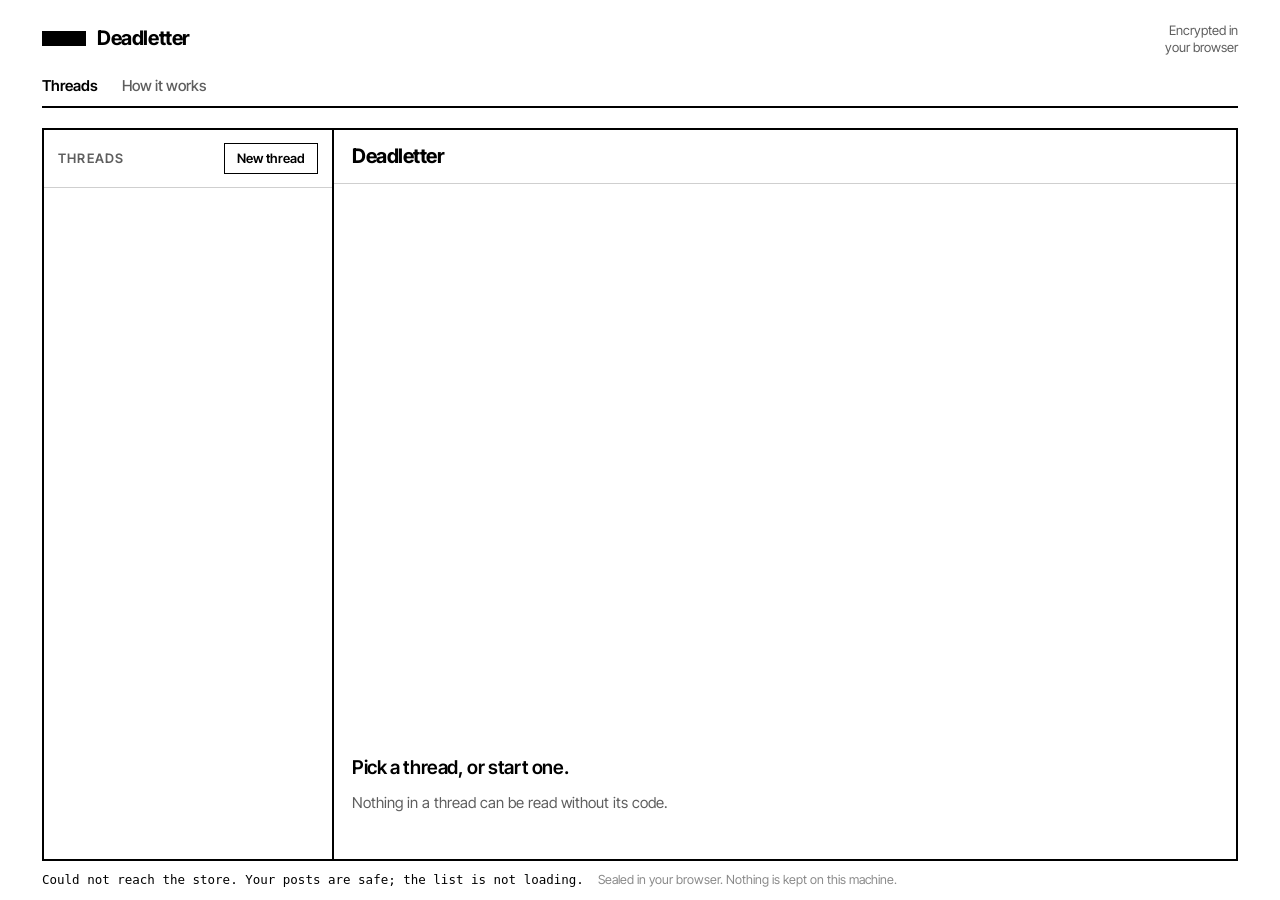
<file: index.html>
<!DOCTYPE html><html lang="en"><head><meta charset="utf-8"><meta name="viewport" content="width=device-width, initial-scale=1"><title>Deadletter — encrypted public threads</title><meta name="description" content="Public threads whose contents are encrypted in your browser. Anyone can see that a thread exists; only someone with its code can read a word of it. The server holds ciphertext it cannot open."><link rel="icon" href="favicon.svg" type="image/svg+xml"><link rel="preconnect" href="https://fonts.googleapis.com"><link rel="preconnect" href="https://fonts.gstatic.com" crossorigin><link href="https://fonts.googleapis.com/css2?family=Inter+Tight:wght@400;500;600;700&family=Newsreader:opsz,wght@6..72,400;6..72,500&display=swap" rel="stylesheet"><link rel="stylesheet" href="style.css"><link rel="stylesheet" href="app.css"></head><body data-pane="rail" class="appshell"><div class="wrap wide">

<header class="masthead"><a class="brand" href="index.html"><span class="bar" aria-hidden="true"></span><b>Deadletter</b><span>Encrypted in<br>your browser</span></a><nav><a href="index.html" aria-current="page">Threads</a><a href="how-it-works.html">How it works</a></nav></header>

<div class="board">
  <div class="rail">
    <div class="railhead">
      <h2>Threads</h2>
      <button class="btn small" id="newThreadBtn" type="button">New thread</button>
    </div>
    <ul class="raillist" id="railList"></ul>
    <p class="railempty" id="railEmpty" hidden>No threads yet. Start one.</p>
  </div>

  <div class="view">
    <div class="viewhead">
      <button class="btn small backbtn" id="backBtn" type="button">Threads</button>
      <h2 id="viewTitle">Deadletter</h2>
      <button class="btn small" id="filesBtn" type="button" hidden>Attachments</button>
      <span class="state" id="viewState" hidden>Locked</span>
    </div>

    <div class="findbar" id="findBar" hidden>
      <label class="vh" for="findInput">Search this thread</label>
      <input id="findInput" type="search" autocomplete="off" spellcheck="false"
             placeholder="Search this thread — or type:image, has:file">
      <span class="findcount" id="findCount"></span>
      <button class="btn small" id="findClear" type="button" hidden>Clear</button>
    </div>

    <div class="postswrap">
      <div class="posts" id="posts"></div>
      <button class="jump" id="jumpBtn" type="button" hidden>
        <span id="jumpLabel">Jump to latest</span>
      </button>
    </div>

    <div class="viewempty" id="viewEmpty">
      <strong>Pick a thread, or start one.</strong>
      Nothing in a thread can be read without its code.
    </div>

    <div class="lockbar" id="lockBar" hidden>
      <label class="vh" for="codeInput">Thread code</label>
      <input id="codeInput" type="password" placeholder="Thread code" autocomplete="off" spellcheck="false">
      <button class="btn" id="showCodeBtn" type="button">Show</button>
      <button class="btn solid" id="unlockBtn" type="button">Unlock</button>
    </div>

    <form class="compose" id="compose" hidden>
      <label class="vh" for="postText">Your post</label>
      <textarea id="postText" rows="2" placeholder="Write something. Attach images or video."></textarea>
      <div class="attached" id="attached"></div>
      <div class="composebar">
        <input type="file" id="fileInput" accept="image/*,video/*" multiple hidden>
        <button class="btn small" id="attachBtn" type="button">Attach</button>
        <label class="toggle"><input type="checkbox" id="autoMedia" checked> Auto-load media</label>
        <span class="grow"></span>
        <button class="btn solid" id="postBtn" type="submit">Post</button>
      </div>
    </form>
  </div>
</div>

<p class="appfoot"><span id="status" role="status"></span><span class="note" id="modeNote">Sealed in your browser. Nothing is kept on this machine.</span></p>

<dialog id="files">
  <div class="viewerbar">
    <span id="filesTitle">Attachments</span>
    <button class="btn small" id="filesClose" type="button">Close</button>
  </div>
  <div class="filesbar" id="filesBar" hidden>
    <div class="chips" id="filesFilters"></div>
    <span class="findcount" id="filesCount"></span>
  </div>
  <div id="filesBody" class="filesbody"></div>
</dialog>

<dialog id="viewer">
  <div class="viewerbar">
    <span id="viewerName"></span>
    <button class="btn small" id="viewerClose" type="button">Close</button>
  </div>
  <div id="viewerBody" class="viewerbody"></div>
</dialog>

<dialog id="newDialog">
  <form method="dialog" class="dlg" id="newForm">
    <h2>Start a thread</h2>
    <p>The title is public — it has to be, so the thread can be found. Everything posted inside it is not. A 256-bit code has been generated for you; replace it only if you have a reason to.</p>

    <div class="field">
      <label for="newTitle">Title</label>
      <input id="newTitle" maxlength="120" required placeholder="What is this thread about?">
    </div>

    <div class="field">
      <label for="newCode">Code</label>
      <div class="row">
        <input id="newCode" class="code" required placeholder="Give it a code, or generate one" autocomplete="off" spellcheck="false">
        <button class="btn small" id="genCodeBtn" type="button">Generate</button>
      </div>
      <p class="strength" id="strength"></p>
    </div>

    <div class="keepsafe">
      <b>There is no way to recover this.</b> The code is never sent anywhere and is not stored — not by the site, not by the server, not by anyone. Lose it and the thread stays sealed for good.
    </div>

    <div class="actions">
      <button class="btn" value="cancel" type="submit">Cancel</button>
      <button class="btn solid" id="createBtn" value="create" type="submit">Create thread</button>
    </div>
  </form>
</dialog>


</div>

<script src="config.js"></script>
<script src="crypto.js"></script>
<script src="store.js"></script>
<script src="app.js"></script>
</body></html>
</file>
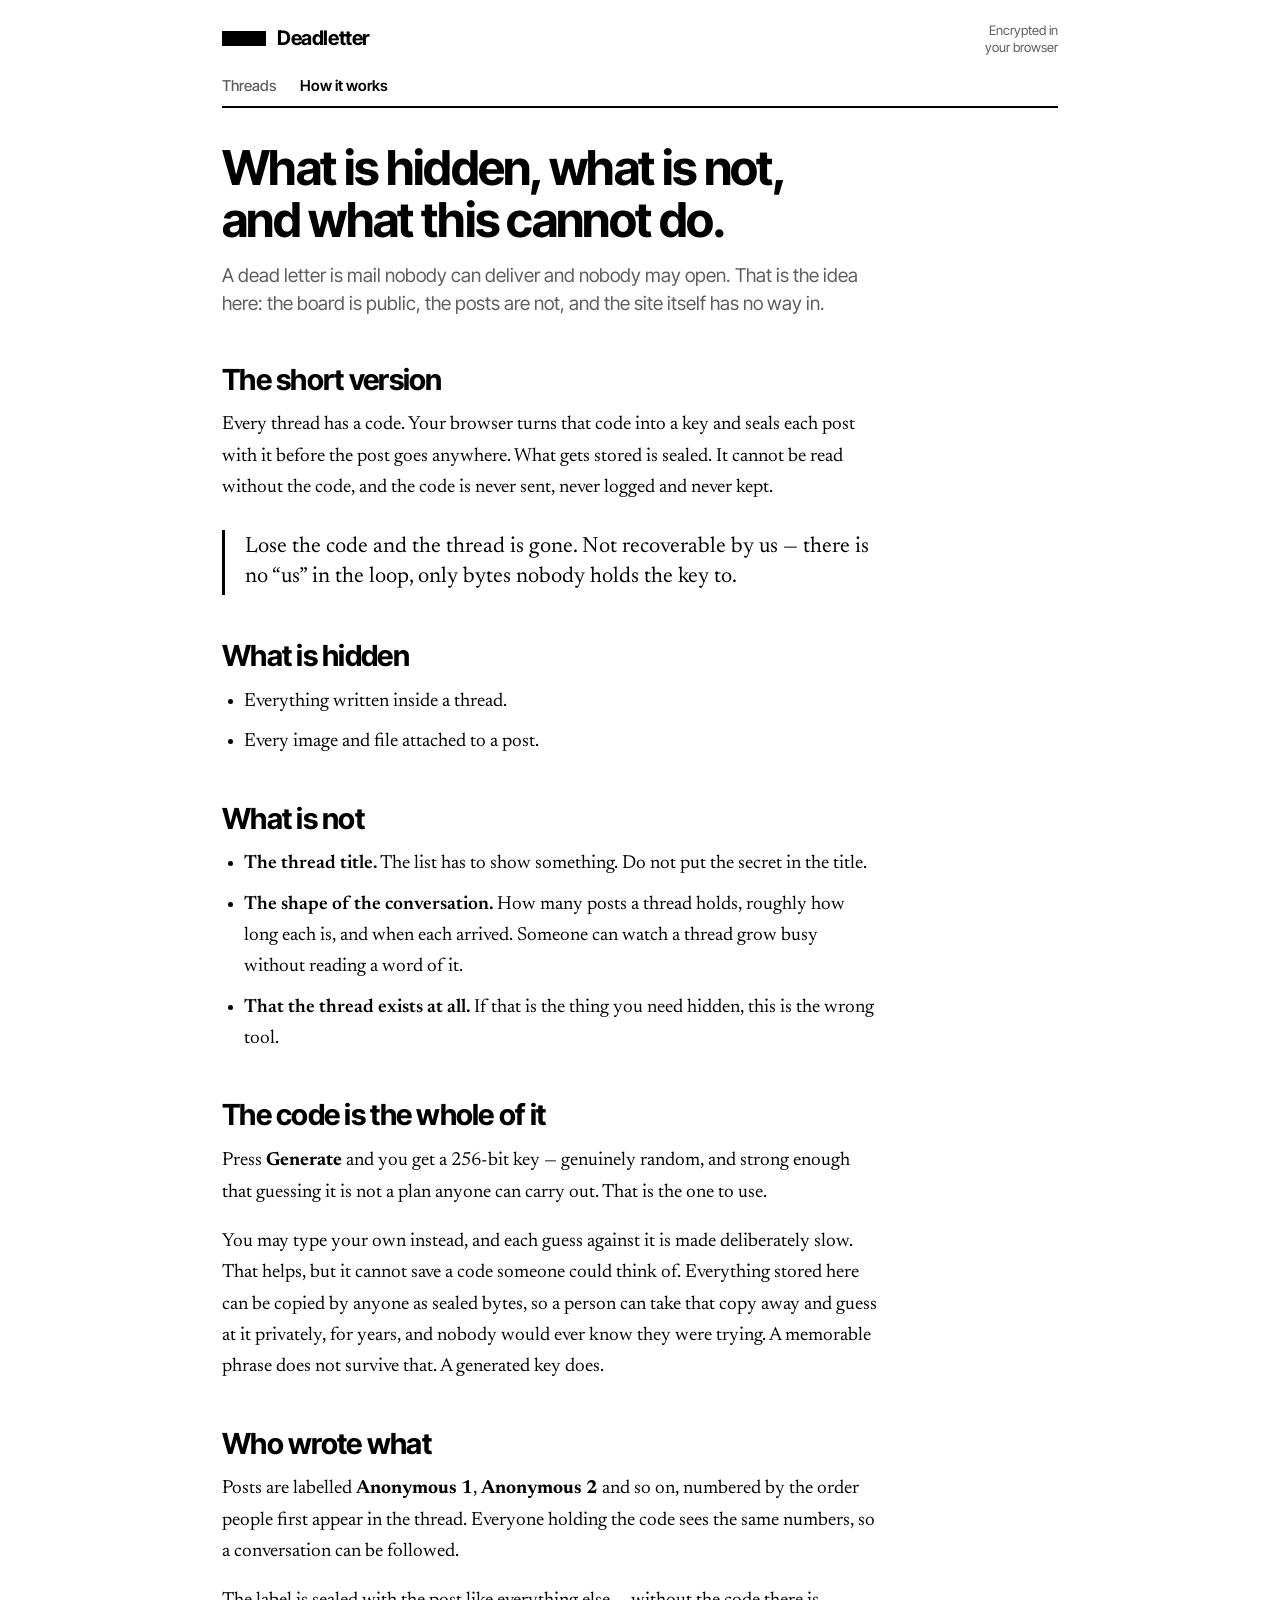
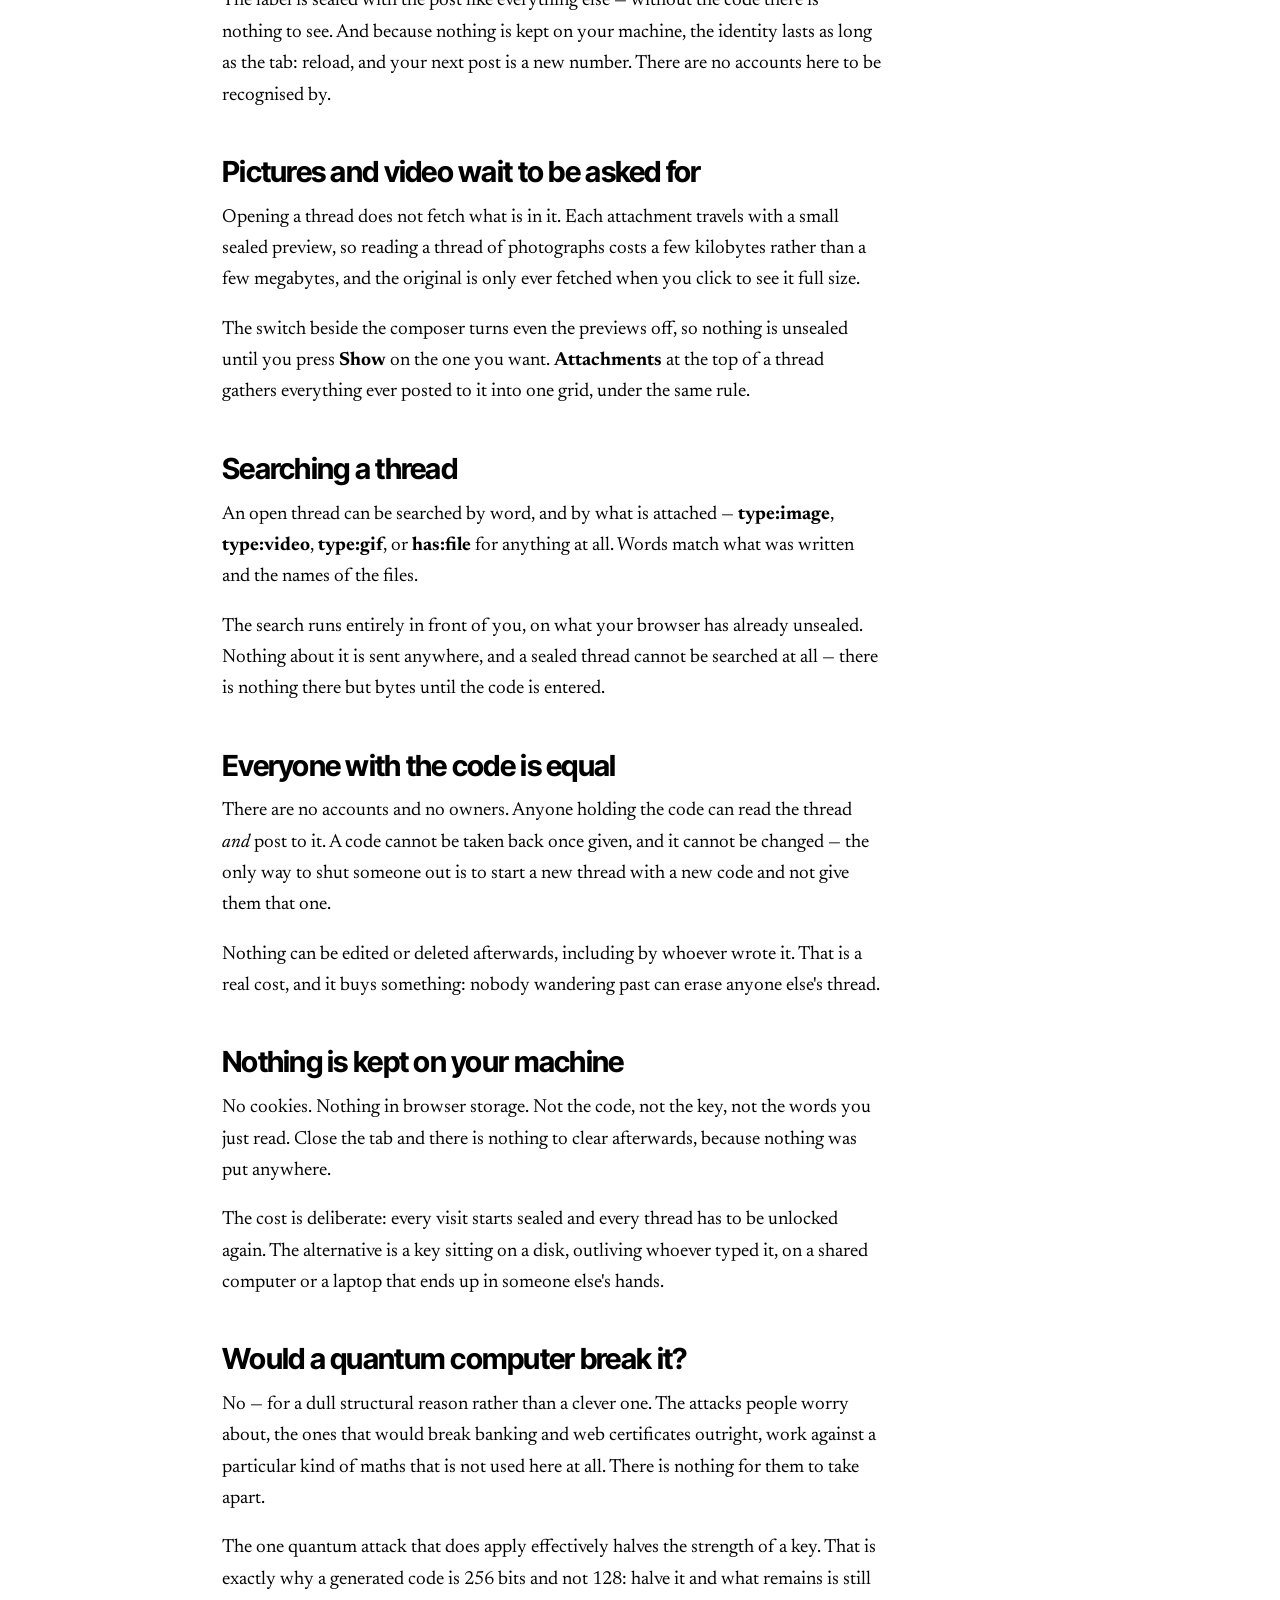
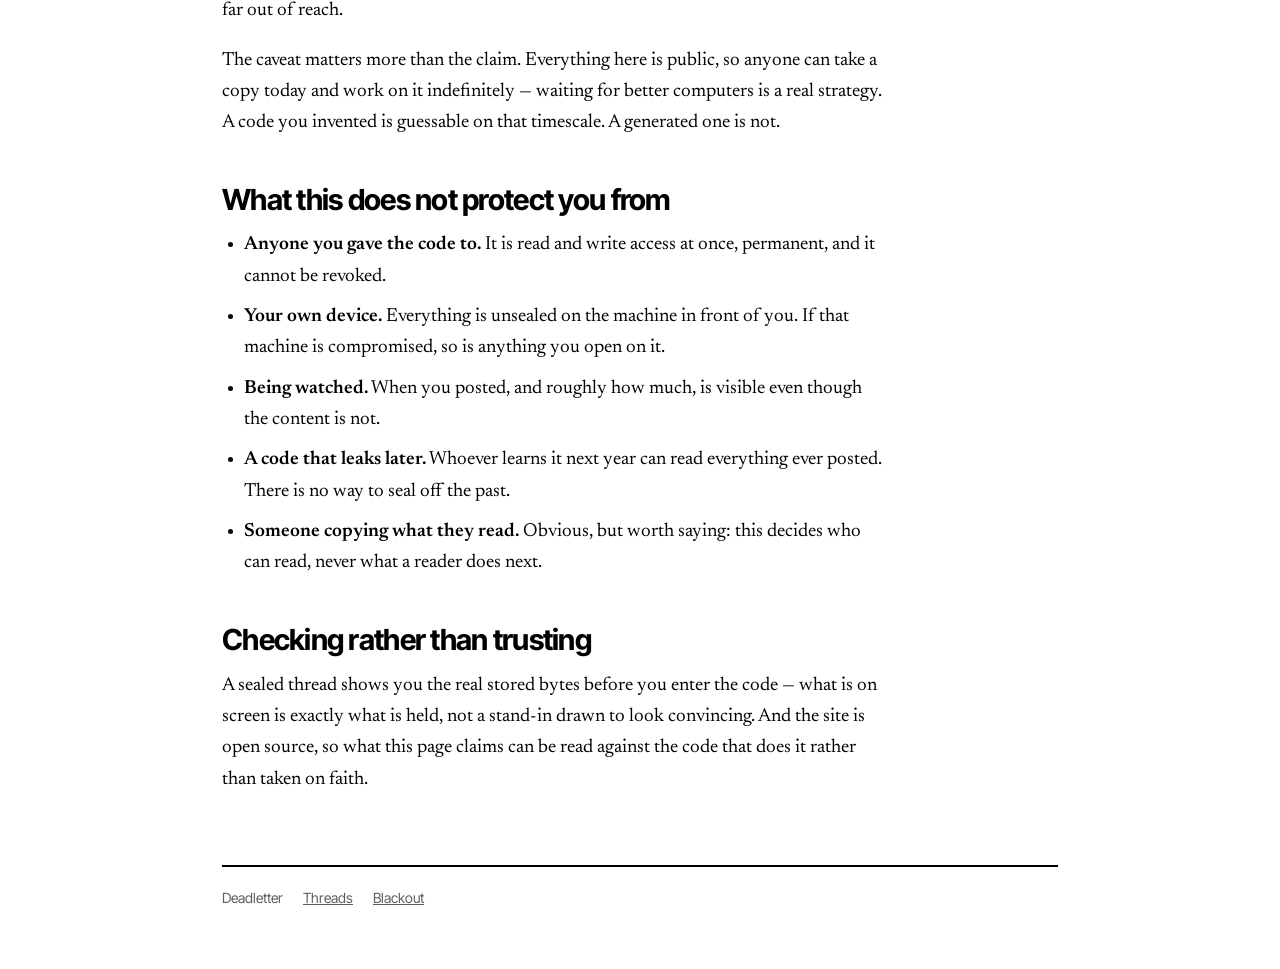
<file: how-it-works.html>
<!DOCTYPE html><html lang="en"><head><meta charset="utf-8"><meta name="viewport" content="width=device-width, initial-scale=1"><title>How it works — Deadletter</title><meta name="description" content="What Deadletter hides, what it leaves in the open, and what it cannot protect you from."><link rel="icon" href="favicon.svg" type="image/svg+xml"><link rel="preconnect" href="https://fonts.googleapis.com"><link rel="preconnect" href="https://fonts.gstatic.com" crossorigin><link href="https://fonts.googleapis.com/css2?family=Inter+Tight:wght@400;500;600;700&family=Newsreader:opsz,wght@6..72,400;6..72,500&display=swap" rel="stylesheet"><link rel="stylesheet" href="style.css"></head><body><div class="wrap">

<header class="masthead"><a class="brand" href="index.html"><span class="bar" aria-hidden="true"></span><b>Deadletter</b><span>Encrypted in<br>your browser</span></a><nav><a href="index.html">Threads</a><a href="how-it-works.html" aria-current="page">How it works</a></nav></header>

<h1>What is hidden, what is not, and what this cannot do.</h1>
<p class="standfirst">A dead letter is mail nobody can deliver and nobody may open. That is the idea here: the board is public, the posts are not, and the site itself has no way in.</p>

<article>

<h2>The short version</h2>
<p>Every thread has a code. Your browser turns that code into a key and seals each post with it before the post goes anywhere. What gets stored is sealed. It cannot be read without the code, and the code is never sent, never logged and never kept.</p>

<p class="pullquote">Lose the code and the thread is gone. Not recoverable by us — there is no “us” in the loop, only bytes nobody holds the key to.</p>

<h2>What is hidden</h2>
<ul>
  <li>Everything written inside a thread.</li>
  <li>Every image and file attached to a post.</li>
</ul>

<h2>What is not</h2>
<ul>
  <li><strong>The thread title.</strong> The list has to show something. Do not put the secret in the title.</li>
  <li><strong>The shape of the conversation.</strong> How many posts a thread holds, roughly how long each is, and when each arrived. Someone can watch a thread grow busy without reading a word of it.</li>
  <li><strong>That the thread exists at all.</strong> If that is the thing you need hidden, this is the wrong tool.</li>
</ul>

<h2>The code is the whole of it</h2>
<p>Press <b>Generate</b> and you get a 256-bit key — genuinely random, and strong enough that guessing it is not a plan anyone can carry out. That is the one to use.</p>
<p>You may type your own instead, and each guess against it is made deliberately slow. That helps, but it cannot save a code someone could think of. Everything stored here can be copied by anyone as sealed bytes, so a person can take that copy away and guess at it privately, for years, and nobody would ever know they were trying. A memorable phrase does not survive that. A generated key does.</p>

<h2>Who wrote what</h2>
<p>Posts are labelled <b>Anonymous 1</b>, <b>Anonymous 2</b> and so on, numbered by the order people first appear in the thread. Everyone holding the code sees the same numbers, so a conversation can be followed.</p>
<p>The label is sealed with the post like everything else — without the code there is nothing to see. And because nothing is kept on your machine, the identity lasts as long as the tab: reload, and your next post is a new number. There are no accounts here to be recognised by.</p>

<h2>Pictures and video wait to be asked for</h2>
<p>Opening a thread does not fetch what is in it. Each attachment travels with a small sealed preview, so reading a thread of photographs costs a few kilobytes rather than a few megabytes, and the original is only ever fetched when you click to see it full size.</p>
<p>The switch beside the composer turns even the previews off, so nothing is unsealed until you press <b>Show</b> on the one you want. <b>Attachments</b> at the top of a thread gathers everything ever posted to it into one grid, under the same rule.</p>

<h2>Searching a thread</h2>
<p>An open thread can be searched by word, and by what is attached — <b>type:image</b>, <b>type:video</b>, <b>type:gif</b>, or <b>has:file</b> for anything at all. Words match what was written and the names of the files.</p>
<p>The search runs entirely in front of you, on what your browser has already unsealed. Nothing about it is sent anywhere, and a sealed thread cannot be searched at all — there is nothing there but bytes until the code is entered.</p>

<h2>Everyone with the code is equal</h2>
<p>There are no accounts and no owners. Anyone holding the code can read the thread <em>and</em> post to it. A code cannot be taken back once given, and it cannot be changed — the only way to shut someone out is to start a new thread with a new code and not give them that one.</p>
<p>Nothing can be edited or deleted afterwards, including by whoever wrote it. That is a real cost, and it buys something: nobody wandering past can erase anyone else's thread.</p>

<h2>Nothing is kept on your machine</h2>
<p>No cookies. Nothing in browser storage. Not the code, not the key, not the words you just read. Close the tab and there is nothing to clear afterwards, because nothing was put anywhere.</p>
<p>The cost is deliberate: every visit starts sealed and every thread has to be unlocked again. The alternative is a key sitting on a disk, outliving whoever typed it, on a shared computer or a laptop that ends up in someone else's hands.</p>

<h2>Would a quantum computer break it?</h2>
<p>No — for a dull structural reason rather than a clever one. The attacks people worry about, the ones that would break banking and web certificates outright, work against a particular kind of maths that is not used here at all. There is nothing for them to take apart.</p>
<p>The one quantum attack that does apply effectively halves the strength of a key. That is exactly why a generated code is 256 bits and not 128: halve it and what remains is still far out of reach.</p>
<p>The caveat matters more than the claim. Everything here is public, so anyone can take a copy today and work on it indefinitely — waiting for better computers is a real strategy. A code you invented is guessable on that timescale. A generated one is not.</p>

<h2>What this does not protect you from</h2>
<ul>
  <li><strong>Anyone you gave the code to.</strong> It is read and write access at once, permanent, and it cannot be revoked.</li>
  <li><strong>Your own device.</strong> Everything is unsealed on the machine in front of you. If that machine is compromised, so is anything you open on it.</li>
  <li><strong>Being watched.</strong> When you posted, and roughly how much, is visible even though the content is not.</li>
  <li><strong>A code that leaks later.</strong> Whoever learns it next year can read everything ever posted. There is no way to seal off the past.</li>
  <li><strong>Someone copying what they read.</strong> Obvious, but worth saying: this decides who can read, never what a reader does next.</li>
</ul>

<h2>Checking rather than trusting</h2>
<p>A sealed thread shows you the real stored bytes before you enter the code — what is on screen is exactly what is held, not a stand-in drawn to look convincing. And the site is open source, so what this page claims can be read against the code that does it rather than taken on faith.</p>

</article>

<footer><span>Deadletter</span><a href="index.html">Threads</a><a href="https://dec3ptor.github.io/Redacted/">Blackout</a></footer>
</div>
</body></html>
</file>
<file: style.css>
/* ============================================================
   Deadletter — shared styles
   Monochrome. Inter Tight for interface, Newsreader for prose.
   The same system as Blackout, so the two sites read as siblings.
   ============================================================ */

:root{
  --paper:#FFFFFF;
  --ink:#000000;
  --g70:#5E5E5E;
  --g50:#8A8A8A;
  --g25:#CFCFCF;
  --g12:#E6E6E6;
  --g06:#F4F4F4;
  --sans:'Inter Tight',-apple-system,BlinkMacSystemFont,'Segoe UI',Helvetica,Arial,sans-serif;
  --serif:'Newsreader',Georgia,'Times New Roman',serif;
  --mono:ui-monospace,SFMono-Regular,Menlo,Consolas,monospace;
  --measure:66ch;
}

*{box-sizing:border-box}
/* A class that sets display outranks the browser's own [hidden] rule, so any
   element toggled with .hidden = true stays on screen. Settle it once here
   rather than remembering a guard on every new component. */
[hidden]{display:none!important}
html{-webkit-text-size-adjust:100%}
body{
  margin:0;
  background:var(--paper);
  color:var(--ink);
  font-family:var(--sans);
  font-size:17px;
  line-height:1.55;
}
img{max-width:100%}

.wrap{max-width:880px;margin:0 auto;padding:0 22px}
.wrap.wide{max-width:1240px}

/* Visually hidden, still read aloud. Labels that would only repeat what the
   control already says out loud belong here rather than on screen. */
.vh{position:absolute;width:1px;height:1px;overflow:hidden;clip:rect(0 0 0 0);white-space:nowrap}

/* ---------- focus ---------- */
:focus-visible{outline:2px solid var(--ink);outline-offset:3px}

/* ---------- masthead + nav ---------- */
.masthead{padding:22px 0 0}
.brand{display:flex;align-items:center;gap:11px;text-decoration:none;color:var(--ink)}
.brand .bar{width:44px;height:15px;background:var(--ink);display:block;flex:none}
.brand b{font-size:20px;font-weight:700;letter-spacing:-.02em}
.brand>span:last-of-type{font-size:13px;color:var(--g70);margin-left:auto;text-align:right;line-height:1.3}

nav{
  display:flex;gap:24px;flex-wrap:wrap;
  margin-top:18px;padding-bottom:10px;
  border-bottom:2px solid var(--ink);
}
nav a{
  font-size:15px;font-weight:500;color:var(--g70);
  text-decoration:none;padding-bottom:9px;margin-bottom:-12px;
  border-bottom:2px solid transparent;
}
nav a:hover{color:var(--ink)}
nav a[aria-current="page"]{color:var(--ink);font-weight:600;border-bottom-color:var(--ink)}

/* ---------- headings ---------- */
h1{
  font-size:clamp(31px,6.4vw,48px);
  line-height:1.08;letter-spacing:-.035em;font-weight:700;
  margin:34px 0 16px;max-width:19ch;
}
h2{font-size:clamp(22px,4vw,29px);line-height:1.2;letter-spacing:-.025em;font-weight:700;margin:44px 0 12px}
h3{font-size:19px;line-height:1.3;letter-spacing:-.015em;font-weight:600;margin:30px 0 8px}
.standfirst{font-size:19px;line-height:1.5;color:var(--g70);max-width:58ch;margin:0 0 30px}

/* ---------- prose ---------- */
article{max-width:var(--measure)}
article p,article li{font-family:var(--serif);font-size:19px;line-height:1.65}
article p{margin:0 0 18px}
article ul,article ol{padding-left:22px;margin:0 0 20px}
article li{margin-bottom:9px}
article a{color:var(--ink);text-decoration-thickness:1px;text-underline-offset:3px}
article strong{font-weight:600}

.pullquote{
  border-left:3px solid var(--ink);
  padding:2px 0 2px 20px;margin:26px 0;
  font-family:var(--serif);font-size:22px;line-height:1.4;
}
.caselist{list-style:none;padding:0;margin:26px 0}
.caselist li{
  border-top:1px solid var(--g25);padding:20px 0;margin:0;
  font-family:var(--sans);font-size:17px;line-height:1.55;
}
.caselist li:last-child{border-bottom:1px solid var(--g25)}
.caselist .year{
  font-family:var(--mono);font-size:13px;color:var(--g70);
  display:block;margin-bottom:3px;
}
.caselist .case{font-weight:600;display:block;margin-bottom:5px;font-size:18px}
.caselist p{font-family:var(--serif);font-size:17px;margin:0;color:var(--g70)}

/* ---------- generic controls ---------- */
button{font-family:var(--sans)}
.btn{
  font-size:15px;font-weight:600;line-height:1;
  padding:11px 16px;border:1.5px solid var(--ink);
  background:var(--paper);color:var(--ink);cursor:pointer;
  border-radius:0;white-space:nowrap;
}
.btn:hover:not(:disabled){background:var(--ink);color:var(--paper)}
.btn:disabled{opacity:.3;cursor:default}
.btn.solid{background:var(--ink);color:var(--paper)}
.btn.solid:hover:not(:disabled){background:var(--g70);border-color:var(--g70)}
.btn.small{font-size:13px;padding:8px 12px;border-width:1px}

/* ---------- dropzone ---------- */
.drop{
  border:2px dashed var(--ink);
  padding:52px 24px;text-align:center;cursor:pointer;
  margin:0 0 14px;background:var(--paper);
}
.drop:hover,.drop.hot{background:var(--g06)}
.drop.hot{border-style:solid}
.drop strong{display:block;font-size:21px;font-weight:600;letter-spacing:-.02em;margin-bottom:5px}
.drop span{display:block;font-size:15px;color:var(--g70)}

.assurance{
  border:1px solid var(--ink);padding:14px 16px;
  font-size:15px;line-height:1.5;margin:0 0 40px;max-width:var(--measure);
}
.assurance b{font-weight:600}

.note{font-size:15px;color:var(--g70);max-width:var(--measure)}
#status{font-family:var(--mono);font-size:14px;margin:16px 0;min-height:1.2em}

/* ---------- footer ---------- */
footer{
  border-top:2px solid var(--ink);margin-top:70px;padding:20px 0 60px;
  font-size:14px;color:var(--g70);
  display:flex;gap:20px;flex-wrap:wrap;
}
footer a{color:var(--g70)}

@media(max-width:640px){
  body{font-size:16px}
  article p,article li{font-size:18px}
  .drop{padding:38px 18px}
  nav{gap:18px}
  nav a{font-size:14px}
}
</file>
<file: app.css>
/* ============================================================
   Deadletter — the board.

   Two panes: threads on the left, the open thread on the right. On a phone
   they become one pane at a time, because a 320px column of thread titles
   next to a 320px column of posts is neither.
   ============================================================ */

/* ---------- the shell ----------
   The board is the page. It is sized to what is actually on screen and the
   page itself never scrolls — on a phone as much as on a desktop — so the
   only thing that moves under a finger or a wheel is the list you are
   pointing at. Scoped to .appshell so the prose pages are unaffected. */
body.appshell{height:100vh;height:100dvh;overflow:hidden}
.appshell .wrap.wide{
  height:100%;display:flex;flex-direction:column;min-height:0;
}
.appshell .masthead{flex:none}
.appshell .board{flex:1;min-height:0;height:auto;margin:20px 0 0}

.appfoot{
  flex:none;display:flex;gap:6px 14px;align-items:baseline;flex-wrap:wrap;
  margin:0;padding:9px 0 11px;
}
.appfoot #status{margin:0;font-size:12.5px}
.appfoot .note{font-size:12.5px;max-width:none;color:var(--g50)}
.appfoot:has(#status:empty) #status{display:none}

/* Anything modal holds the page still underneath it. */
html.modalopen,html.modalopen body{overflow:hidden}

.board{
  display:grid;
  grid-template-columns:290px minmax(0,1fr);
  gap:0;
  border:2px solid var(--ink);
  margin:26px 0 60px;
  /* A set height rather than a minimum, so the post list is the only thing
     that scrolls and the composer stays put at the bottom of it. */
  height:min(78vh,820px);
}

/* ---------- the rail ---------- */
.rail{
  border-right:2px solid var(--ink);
  display:flex;flex-direction:column;min-width:0;min-height:0;
  background:var(--paper);
}
.railhead{
  display:flex;align-items:center;gap:10px;
  padding:13px 14px;border-bottom:1px solid var(--g25);
}
.railhead h2{
  margin:0;font-size:13px;font-weight:600;letter-spacing:.09em;
  text-transform:uppercase;color:var(--g70);flex:1;
}
.raillist{list-style:none;margin:0;padding:0;overflow-y:auto;flex:1}
.raillist li{border-bottom:1px solid var(--g12)}

.thread{
  display:block;width:100%;text-align:left;background:none;border:0;
  padding:13px 14px;cursor:pointer;font-family:var(--sans);color:var(--ink);
  border-left:3px solid transparent;
}
.thread:hover{background:var(--g06)}
.thread[aria-current="true"]{border-left-color:var(--ink);background:var(--g06)}
.thread .t{
  display:block;font-size:15px;font-weight:600;letter-spacing:-.01em;
  line-height:1.3;margin-bottom:4px;
  overflow:hidden;text-overflow:ellipsis;white-space:nowrap;
}
.thread .m{
  display:flex;gap:8px;align-items:center;
  font-family:var(--mono);font-size:11.5px;color:var(--g70);
}
.thread .m .open{color:var(--ink);font-weight:600}

.railempty{padding:20px 14px;font-size:14px;color:var(--g70);line-height:1.5}

/* ---------- the thread ---------- */
/* min-height:0 on both, or the grid item grows to fit its content and the
   whole page scrolls instead of the list inside it. */
.view{display:flex;flex-direction:column;min-width:0;min-height:0}
.viewhead{
  padding:14px 18px;border-bottom:1px solid var(--g25);
  display:flex;gap:12px;align-items:flex-start;flex-wrap:wrap;
}
.viewhead h2{
  margin:0;font-size:20px;font-weight:700;letter-spacing:-.022em;
  line-height:1.25;flex:1;min-width:0;word-break:break-word;
}
.backbtn{display:none}

.state{
  font-family:var(--mono);font-size:11px;letter-spacing:.1em;text-transform:uppercase;
  padding:5px 8px;border:1.5px solid var(--ink);white-space:nowrap;
}
.state.open{background:var(--ink);color:var(--paper)}

/* the list scrolls; the button floats over its bottom-right corner */
.postswrap{position:relative;flex:1;min-height:0;display:flex}
.posts{flex:1;min-height:0;overflow-y:auto;padding:6px 18px 18px;overscroll-behavior:contain}

.jump{
  position:absolute;right:16px;bottom:14px;z-index:3;
  font-family:var(--sans);font-size:13px;font-weight:600;
  padding:9px 13px;border:1.5px solid var(--ink);
  background:var(--paper);color:var(--ink);cursor:pointer;
  box-shadow:3px 3px 0 var(--ink);
}
.jump:hover{background:var(--ink);color:var(--paper)}
.jump.fresh{background:var(--ink);color:var(--paper)}

/* ---------- searching a thread ---------- */
.findbar{
  display:flex;gap:9px;align-items:center;
  padding:9px 18px;border-bottom:1px solid var(--g25);
}
.findbar input{
  flex:1;min-width:0;font-family:var(--sans);font-size:14px;line-height:1;
  color:var(--ink);padding:9px 11px;border:1.5px solid var(--ink);
  border-radius:0;background:var(--paper);-webkit-appearance:none;appearance:none;
}
.findbar input::placeholder{color:var(--g50)}
.findcount{font-family:var(--mono);font-size:11.5px;color:var(--g70);white-space:nowrap}

/* ---------- the attachment grid ----------
   A panel the size of the board, scrolling on its own exactly as the thread
   does, so a hundred pictures behave the same as three. */
#files{
  max-width:min(1020px,96vw);width:100%;padding:0;
  max-height:min(86vh,900px);max-height:min(86dvh,900px);
}
/* Only when open — a bare display on the element itself would override the
   browser's display:none and leave a closed dialog swallowing clicks. */
#files[open]{display:flex;flex-direction:column;min-height:0}
#files::backdrop{background:rgba(0,0,0,.72)}
.filesbar{
  display:flex;gap:10px;align-items:center;flex-wrap:wrap;
  padding:9px 14px;border-bottom:1px solid var(--g25);flex:none;
}
.chips{display:flex;gap:7px;flex-wrap:wrap;flex:1;min-width:0}
.chip{
  font-family:var(--sans);font-size:12.5px;font-weight:600;line-height:1;
  padding:7px 10px;border:1.5px solid var(--ink);
  background:var(--paper);color:var(--ink);cursor:pointer;white-space:nowrap;
}
.chip:hover{background:var(--g06)}
.chip.on{background:var(--ink);color:var(--paper)}
.filesbody{padding:14px;flex:1;min-height:0;overflow-y:auto;overscroll-behavior:contain}

/* Uniform squares, because a grid of mixed aspect ratios is a pile. */
.media.filesgrid{
  display:grid;grid-template-columns:repeat(auto-fill,minmax(150px,1fr));
  gap:14px;margin:0;
}
.filesgrid .tile{width:auto;max-width:none}
.filesgrid .tile .frame{aspect-ratio:1;min-height:0}
.filesgrid .tile img{width:100%;height:100%;max-height:none;object-fit:cover}
.tilemeta{
  display:flex;gap:4px 8px;align-items:baseline;flex-wrap:wrap;margin-top:3px;
  font-family:var(--mono);font-size:10.5px;color:var(--g50);
}
/* Who and when wrap above the link rather than being cut off by it: a name
   ending in an ellipsis tells the reader nothing. */
.tilemeta span{flex:1 1 auto;min-width:0;overflow-wrap:anywhere}
.inthread{
  font-family:var(--mono);font-size:10.5px;color:var(--g70);
  background:none;border:0;padding:0;cursor:pointer;white-space:nowrap;
  text-decoration:underline;text-underline-offset:2px;
}
.inthread:hover{color:var(--ink)}
.viewempty{
  padding:44px 18px;color:var(--g70);font-size:15px;line-height:1.6;
  max-width:52ch;
}
.viewempty strong{display:block;color:var(--ink);font-size:19px;font-weight:600;letter-spacing:-.02em;margin-bottom:7px}

.post{border-bottom:1px solid var(--g12);padding:15px 0}
.post:last-child{border-bottom:0}
.post .when{
  font-family:var(--mono);font-size:11.5px;color:var(--g70);
  display:block;margin-bottom:6px;
}
.post .text{
  font-family:var(--serif);font-size:17px;line-height:1.6;
  margin:0;white-space:pre-wrap;overflow-wrap:anywhere;
}
.post .text a{color:var(--ink);text-decoration-thickness:1px;text-underline-offset:3px}
.post .who{font-weight:600;color:var(--ink);letter-spacing:.01em}
.post .who.mine{border-bottom:2px solid var(--ink)}

/* ---------- attachments ---------- */
/* Tiles are small on purpose: a thread is read at a glance and the originals
   are only fetched by someone who asks for one. */
.media{display:flex;flex-wrap:wrap;gap:10px;margin:11px 0 0}
.tile{margin:0;width:170px;max-width:100%}
.tile .frame{
  position:relative;display:flex;align-items:center;justify-content:center;
  min-height:104px;border:1px solid var(--g25);background:var(--g06);
  overflow:hidden;
}
.tile .frame.ready{cursor:zoom-in;background:var(--paper)}
.tile .frame.ready:hover{outline:2px solid var(--ink);outline-offset:-1px}
.tile img{display:block;width:100%;height:auto;max-height:190px;object-fit:cover}
.tile figcaption{
  font-family:var(--mono);font-size:11px;color:var(--g70);margin-top:5px;
  overflow:hidden;text-overflow:ellipsis;white-space:nowrap;
}
.tile .badge{
  position:absolute;top:6px;left:6px;z-index:2;
  font-family:var(--mono);font-size:10px;letter-spacing:.1em;
  background:var(--ink);color:var(--paper);padding:2px 5px;
}
.tile .reveal{
  font-family:var(--sans);font-size:13px;font-weight:600;
  border:1.5px solid var(--ink);background:var(--paper);color:var(--ink);
  padding:8px 12px;cursor:pointer;
}
.tile .reveal:hover{background:var(--ink);color:var(--paper)}
.tile .loading{font-family:var(--mono);font-size:11px;color:var(--g70)}

/* ---------- full size ---------- */
#viewer{max-width:min(1100px,96vw);width:auto;padding:0}
#viewer::backdrop{background:rgba(0,0,0,.72)}
.viewerbar{
  display:flex;gap:12px;align-items:center;flex:none;
  padding:10px 12px;border-bottom:1px solid var(--g25);
}
.viewerbar span{
  font-family:var(--mono);font-size:12px;color:var(--g70);flex:1;
  overflow:hidden;text-overflow:ellipsis;white-space:nowrap;
}
/* Fit what is being shown rather than letting it overflow: nothing scrolls
   inside the viewer, so nothing scrolls anywhere while it is open. */
.viewerbody{
  display:flex;align-items:center;justify-content:center;
  min-height:120px;max-height:82vh;max-height:82dvh;overflow:hidden;background:var(--paper);
}
.viewerbody img,.viewerbody video{
  display:block;max-width:100%;max-height:82vh;max-height:82dvh;
  width:auto;height:auto;object-fit:contain;
}
.viewerbody .loading{font-family:var(--mono);font-size:12px;color:var(--g70);padding:36px}

.toggle{
  display:flex;align-items:center;gap:7px;
  font-size:13.5px;color:var(--g70);cursor:pointer;user-select:none;
}
.toggle input{accent-color:var(--ink);width:15px;height:15px;margin:0}

/* Locked posts show the real stored ciphertext, not a stand-in. What is on
   screen is exactly what the server holds and what anyone else can fetch. */
.cipher{
  font-family:var(--mono);font-size:12px;line-height:1.45;
  color:var(--g50);background:var(--g06);
  border:1px solid var(--g12);padding:9px 10px;margin:0;
  /* pre keeps its whitespace but must still wrap, or the ciphertext reads as
     one clipped line instead of the block of bytes it actually is. */
  white-space:pre-wrap;overflow-wrap:anywhere;
  overflow:hidden;max-height:4.6em;
}
.post.locked .when{color:var(--g50)}
/* Arriving from the attachment grid: say which post, briefly, then stop. */
.post.flash{background:var(--g06);box-shadow:inset 3px 0 0 var(--ink)}
@media(prefers-reduced-motion:no-preference){
  .post.flash{transition:background .5s ease,box-shadow .5s ease}
}

/* ---------- composing ---------- */
.compose{border-top:2px solid var(--ink);padding:12px 18px;background:var(--paper)}
.compose textarea{
  width:100%;min-height:74px;resize:vertical;
  font-family:var(--sans);font-size:16px;line-height:1.5;color:var(--ink);
  padding:11px 12px;border:1.5px solid var(--ink);border-radius:0;
  background:var(--paper);
}
.compose textarea::placeholder{color:var(--g50)}
.composebar{display:flex;gap:9px;align-items:center;flex-wrap:wrap;margin-top:9px}
.composebar .grow{flex:1}
.attached{
  display:flex;gap:8px;flex-wrap:wrap;margin-top:9px;
  font-family:var(--mono);font-size:12px;color:var(--g70);
}
.attached span{border:1px solid var(--g25);padding:4px 7px;display:flex;gap:7px;align-items:center}
.attached button{border:0;background:none;cursor:pointer;font-size:14px;line-height:1;color:var(--ink);padding:0}

/* ---------- the unlock bar ---------- */
.lockbar{
  border-top:2px solid var(--ink);padding:12px 18px;
  display:flex;gap:9px;align-items:center;flex-wrap:wrap;
}
.lockbar input{
  flex:1 1 240px;min-width:0;
  font-family:var(--mono);font-size:15px;line-height:1;color:var(--ink);
  padding:11px 12px;border:1.5px solid var(--ink);border-radius:0;background:var(--paper);
  -webkit-appearance:none;appearance:none;
}
.lockbar input::placeholder{color:var(--g50);font-family:var(--sans)}

/* ---------- the new-thread dialog ---------- */
dialog{
  border:2px solid var(--ink);padding:0;background:var(--paper);color:var(--ink);
  max-width:520px;width:calc(100% - 32px);
}
dialog::backdrop{background:rgba(0,0,0,.45)}
.dlg{padding:20px}
.dlg h2{margin:0 0 6px;font-size:23px;letter-spacing:-.025em}
.dlg p{margin:0 0 16px;font-size:15px;color:var(--g70);line-height:1.5}
.dlg label{display:block;font-size:13px;font-weight:600;letter-spacing:.04em;text-transform:uppercase;color:var(--g70);margin:0 0 6px}
.dlg input{
  width:100%;font-size:16px;line-height:1;color:var(--ink);
  padding:11px 12px;border:1.5px solid var(--ink);border-radius:0;background:var(--paper);
  -webkit-appearance:none;appearance:none;
}
.dlg input.code{font-family:var(--mono);font-size:14px}
.dlg .field{margin-bottom:15px}
.dlg .row{display:flex;gap:8px}
.dlg .row input{flex:1;min-width:0}
.dlg .actions{display:flex;gap:9px;justify-content:flex-end;margin-top:19px}

.strength{font-size:13px;margin:7px 0 0;min-height:1.3em;color:var(--g70)}
.strength.weak{color:var(--ink);font-weight:600}

.keepsafe{
  border:2px solid var(--ink);padding:12px 13px;margin:15px 0 0;
  font-size:14px;line-height:1.5;
}
.keepsafe b{font-weight:600}
.keepsafe .code{
  font-family:var(--mono);font-size:13px;word-break:break-all;
  display:block;margin:7px 0 0;padding:8px 9px;background:var(--g06);border:1px solid var(--g25);
}

/* ---------- phone ---------- */
@media(max-width:760px){
  /* One pane at a time, and that pane is the whole board — the rail scrolls
     its own list, the thread scrolls its own posts, and the page behind them
     does not move at all. */
  .board{grid-template-columns:1fr;height:auto}
  .rail{border-right:0;border-bottom:0;max-height:none}
  body[data-pane="view"] .rail{display:none}
  body[data-pane="rail"] .view{display:none}
  body[data-pane="view"] .backbtn{display:inline-block}

  /* Every row of chrome above and below the thread is taken down to what it
     needs, because on a 640px screen they otherwise leave the posts about
     thirty pixels to live in. */
  .appshell .wrap{padding:0 14px}
  .appshell .masthead{padding-top:12px}
  .appshell .brand .bar{width:34px;height:12px}
  .appshell .brand b{font-size:18px}
  .appshell .brand>span:last-of-type{display:none}
  .appshell nav{margin-top:10px;padding-bottom:8px;gap:16px}
  .appshell nav a{font-size:14px}
  .appshell .board{margin-top:12px;margin-bottom:0}

  /* the title cannot share a line with two buttons at this width without
     being squeezed into a column of syllables, so it takes its own — and
     one line of it, cut short, rather than three lines of wrapping */
  .viewhead{padding:10px 14px;flex-wrap:wrap;row-gap:8px}
  .backbtn{order:1}
  #filesBtn,.state{order:2}
  .viewhead h2{
    order:3;flex:1 0 100%;font-size:17px;
    white-space:nowrap;overflow:hidden;text-overflow:ellipsis;
  }

  .findbar{padding:8px 14px}
  .posts{padding:6px 14px 14px}
  .lockbar{padding-left:14px;padding-right:14px}
  .compose{padding:10px 14px}
  .compose textarea{height:52px;min-height:52px;font-size:16px}
  .composebar{gap:8px;margin-top:8px}
  .jump{right:12px;bottom:12px}

  .appfoot{padding:6px 0 8px}
  .appfoot #status{white-space:nowrap;overflow:hidden;text-overflow:ellipsis;max-width:100%}
  /* The standing assurance is on the how-it-works page too, so it gives up
     its line here — unless it is carrying the not-connected warning, which
     keeps only its first sentence. */
  .appfoot .note{display:none}
  body.unconfigured .appfoot .note{display:block}
  .appfoot .note .long{display:none}

  /* Two to a row rather than one, so a post with pictures in it does not
     take the whole list to scroll past. The grid in the panel is separate. */
  .media:not(.filesgrid) .tile{width:calc(50% - 5px)}
  .media:not(.filesgrid) .tile .frame{min-height:86px}
  .media:not(.filesgrid) .tile img{max-height:150px}

  /* both panels take the whole screen at this width */
  .filesbody{padding:11px}
  .media.filesgrid{grid-template-columns:repeat(auto-fill,minmax(130px,1fr));gap:10px}
  #files{height:100dvh;max-height:100dvh;max-width:100vw;width:100vw;border-width:0}
  #viewer{max-width:100vw;width:100vw;border-width:0}
  .viewerbody{max-height:calc(100dvh - 46px)}
  .viewerbody img,.viewerbody video{max-height:calc(100dvh - 46px)}
}


/* A landscape phone has barely 380px of height. The composer shrinks before
   the posts do, since the posts are the point. */
@media(max-height:560px){
  .appshell .board{margin-top:10px}
  .compose textarea{min-height:40px}
  .appfoot{display:none}
}
</file>
